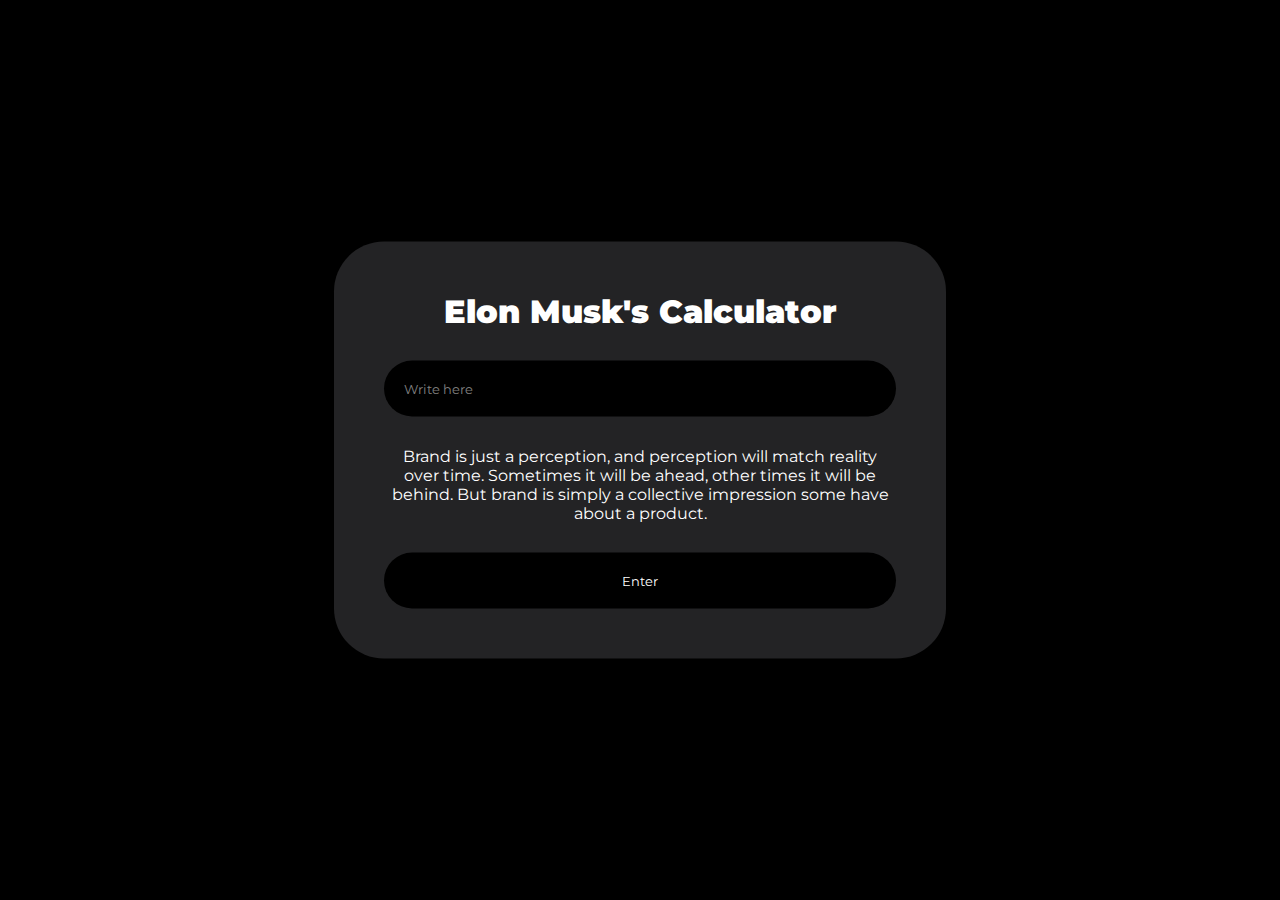
<file: pages/em-calc.html>
<!DOCTYPE html>
<html lang="en">
<head>
    <meta charset="UTF-8">
    <meta name="viewport" content="width=device-width, initial-scale=1.0">
    <title>Elon Musk's Calculator</title>

    <link rel="preconnect" href="https://fonts.googleapis.com">
    <link rel="preconnect" href="https://fonts.gstatic.com" crossorigin>
    <link href="https://fonts.googleapis.com/css2?family=Montserrat:ital,wght@0,100..900;1,100..900&display=swap" rel="stylesheet">

    <link rel="preload" as="image" href="../src/em-calc/tesla.png">
    <link rel="preload" as="image" href="../src/em-calc/elon-musk-image.jpg">
    <link rel="preload" as="image" href="../src/em-calc/musk-background.jpg">

    <link rel="stylesheet" href="../styles/em-calc.css">
</head>
<body>
    <div class="calculator">
        <span class="title">Elon Musk's Calculator</span>
        <div class="input-container">
            <input type="text" name="input" id="input" placeholder="Write here" autocomplete="off">
            <progress id="generation" value="0" max="100">0%</progress>
            <span class="quote"></span>
        </div>
        <button id="button">Enter</button>
    </div>

    <script src="../scripts/em-calc.js"></script>
</body>
</html>
</file>
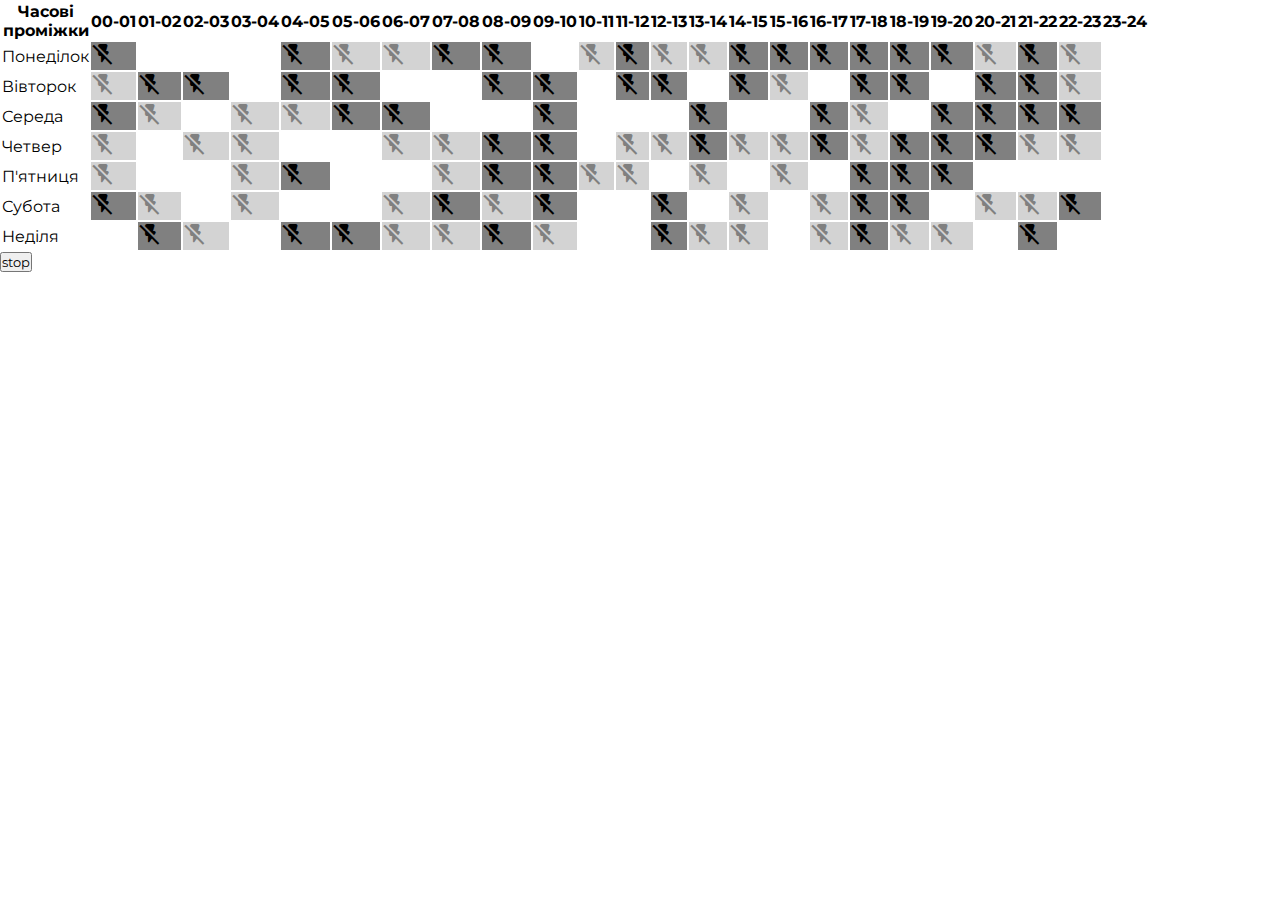
<file: pages/energy-dtek.html>
<!DOCTYPE html>
<html lang="en">
<head>
    <meta charset="UTF-8" />
    <meta name="viewport" content="width=device-width, initial-scale=1.0" />
    <title>Energy DTEK</title>

    <link rel="stylesheet" href="https://fonts.googleapis.com/css2?family=Material+Symbols+Rounded:opsz,wght,FILL,GRAD@20..48,100..700,0..1,-50..200" />

    <link rel="preconnect" href="https://fonts.googleapis.com">
    <link rel="preconnect" href="https://fonts.gstatic.com" crossorigin>
    <link href="https://fonts.googleapis.com/css2?family=Montserrat:ital,wght@0,100..900;1,100..900&display=swap" rel="stylesheet">

    <link rel="stylesheet" href="../styles/energy-dtek.css">
</head>
<body>
    <table>
        <thead>
            <tr>
                <th colspan="2">
                    <div class="head-time">Часові<br>проміжки</div>
                </th>
                <th scope="col">
                    <div>00-01</div>
                </th>
                <th scope="col">
                    <div>01-02</div>
                </th>
                <th scope="col">
                    <div>02-03</div>
                </th>
                <th scope="col">
                    <div>03-04</div>
                </th>
                <th scope="col">
                    <div>04-05</div>
                </th>
                <th scope="col">
                    <div>05-06</div>
                </th>
                <th scope="col">
                    <div>06-07</div>
                </th>
                <th scope="col">
                    <div>07-08</div>
                </th>
                <th scope="col">
                    <div>08-09</div>
                </th>
                <th scope="col">
                    <div>09-10</div>
                </th>
                <th scope="col">
                    <div>10-11</div>
                </th>
                <th scope="col">
                    <div>11-12</div>
                </th>
                <th scope="col">
                    <div>12-13</div>
                </th>
                <th scope="col">
                    <div>13-14</div>
                </th>
                <th scope="col">
                    <div>14-15</div>
                </th>
                <th scope="col">
                    <div>15-16</div>
                </th>
                <th scope="col">
                    <div>16-17</div>
                </th>
                <th scope="col">
                    <div>17-18</div>
                </th>
                <th scope="col">
                    <div>18-19</div>
                </th>
                <th scope="col">
                    <div>19-20</div>
                </th>
                <th scope="col">
                    <div>20-21</div>
                </th>
                <th scope="col">
                    <div>21-22</div>
                </th>
                <th scope="col">
                    <div>22-23</div>
                </th>
                <th scope="col">
                    <div>23-24</div>
                </th>
            </tr>
        </thead>
        <tbody>
            <tr>
                <td colspan="2">
                    <div>Понеділок</div>
                </td>
                <td id="energy-cell"><span class="material-symbols-rounded">flash_off</span></td>
                <td id="energy-cell"><span class="material-symbols-rounded">flash_off</span></td>
                <td id="energy-cell"><span class="material-symbols-rounded">flash_off</span></td>
                <td id="energy-cell"><span class="material-symbols-rounded">flash_off</span></td>
                <td id="energy-cell"><span class="material-symbols-rounded">flash_off</span></td>
                <td id="energy-cell"><span class="material-symbols-rounded">flash_off</span></td>
                <td id="energy-cell"><span class="material-symbols-rounded">flash_off</span></td>
                <td id="energy-cell"><span class="material-symbols-rounded">flash_off</span></td>
                <td id="energy-cell"><span class="material-symbols-rounded">flash_off</span></td>
                <td id="energy-cell"><span class="material-symbols-rounded">flash_off</span></td>
                <td id="energy-cell"><span class="material-symbols-rounded">flash_off</span></td>
                <td id="energy-cell"><span class="material-symbols-rounded">flash_off</span></td>
                <td id="energy-cell"><span class="material-symbols-rounded">flash_off</span></td>
                <td id="energy-cell"><span class="material-symbols-rounded">flash_off</span></td>
                <td id="energy-cell"><span class="material-symbols-rounded">flash_off</span></td>
                <td id="energy-cell"><span class="material-symbols-rounded">flash_off</span></td>
                <td id="energy-cell"><span class="material-symbols-rounded">flash_off</span></td>
                <td id="energy-cell"><span class="material-symbols-rounded">flash_off</span></td>
                <td id="energy-cell"><span class="material-symbols-rounded">flash_off</span></td>
                <td id="energy-cell"><span class="material-symbols-rounded">flash_off</span></td>
                <td id="energy-cell"><span class="material-symbols-rounded">flash_off</span></td>
                <td id="energy-cell"><span class="material-symbols-rounded">flash_off</span></td>
                <td id="energy-cell"><span class="material-symbols-rounded">flash_off</span></td>
            </tr>
            <tr>
                <td colspan="2">
                    <div>Вівторок</div>
                </td>
                <td id="energy-cell"><span class="material-symbols-rounded">flash_off</span></td>
                <td id="energy-cell"><span class="material-symbols-rounded">flash_off</span></td>
                <td id="energy-cell"><span class="material-symbols-rounded">flash_off</span></td>
                <td id="energy-cell"><span class="material-symbols-rounded">flash_off</span></td>
                <td id="energy-cell"><span class="material-symbols-rounded">flash_off</span></td>
                <td id="energy-cell"><span class="material-symbols-rounded">flash_off</span></td>
                <td id="energy-cell"><span class="material-symbols-rounded">flash_off</span></td>
                <td id="energy-cell"><span class="material-symbols-rounded">flash_off</span></td>
                <td id="energy-cell"><span class="material-symbols-rounded">flash_off</span></td>
                <td id="energy-cell"><span class="material-symbols-rounded">flash_off</span></td>
                <td id="energy-cell"><span class="material-symbols-rounded">flash_off</span></td>
                <td id="energy-cell"><span class="material-symbols-rounded">flash_off</span></td>
                <td id="energy-cell"><span class="material-symbols-rounded">flash_off</span></td>
                <td id="energy-cell"><span class="material-symbols-rounded">flash_off</span></td>
                <td id="energy-cell"><span class="material-symbols-rounded">flash_off</span></td>
                <td id="energy-cell"><span class="material-symbols-rounded">flash_off</span></td>
                <td id="energy-cell"><span class="material-symbols-rounded">flash_off</span></td>
                <td id="energy-cell"><span class="material-symbols-rounded">flash_off</span></td>
                <td id="energy-cell"><span class="material-symbols-rounded">flash_off</span></td>
                <td id="energy-cell"><span class="material-symbols-rounded">flash_off</span></td>
                <td id="energy-cell"><span class="material-symbols-rounded">flash_off</span></td>
                <td id="energy-cell"><span class="material-symbols-rounded">flash_off</span></td>
                <td id="energy-cell"><span class="material-symbols-rounded">flash_off</span></td>
            </tr>
            <tr>
                <td colspan="2">
                    <div>Середа</div>
                </td>
                <td id="energy-cell"><span class="material-symbols-rounded">flash_off</span></td>
                <td id="energy-cell"><span class="material-symbols-rounded">flash_off</span></td>
                <td id="energy-cell"><span class="material-symbols-rounded">flash_off</span></td>
                <td id="energy-cell"><span class="material-symbols-rounded">flash_off</span></td>
                <td id="energy-cell"><span class="material-symbols-rounded">flash_off</span></td>
                <td id="energy-cell"><span class="material-symbols-rounded">flash_off</span></td>
                <td id="energy-cell"><span class="material-symbols-rounded">flash_off</span></td>
                <td id="energy-cell"><span class="material-symbols-rounded">flash_off</span></td>
                <td id="energy-cell"><span class="material-symbols-rounded">flash_off</span></td>
                <td id="energy-cell"><span class="material-symbols-rounded">flash_off</span></td>
                <td id="energy-cell"><span class="material-symbols-rounded">flash_off</span></td>
                <td id="energy-cell"><span class="material-symbols-rounded">flash_off</span></td>
                <td id="energy-cell"><span class="material-symbols-rounded">flash_off</span></td>
                <td id="energy-cell"><span class="material-symbols-rounded">flash_off</span></td>
                <td id="energy-cell"><span class="material-symbols-rounded">flash_off</span></td>
                <td id="energy-cell"><span class="material-symbols-rounded">flash_off</span></td>
                <td id="energy-cell"><span class="material-symbols-rounded">flash_off</span></td>
                <td id="energy-cell"><span class="material-symbols-rounded">flash_off</span></td>
                <td id="energy-cell"><span class="material-symbols-rounded">flash_off</span></td>
                <td id="energy-cell"><span class="material-symbols-rounded">flash_off</span></td>
                <td id="energy-cell"><span class="material-symbols-rounded">flash_off</span></td>
                <td id="energy-cell"><span class="material-symbols-rounded">flash_off</span></td>
                <td id="energy-cell"><span class="material-symbols-rounded">flash_off</span></td>
            </tr>
            <tr>
                <td colspan="2">
                    <div>Четвер</div>
                </td>
                <td id="energy-cell"><span class="material-symbols-rounded">flash_off</span></td>
                <td id="energy-cell"><span class="material-symbols-rounded">flash_off</span></td>
                <td id="energy-cell"><span class="material-symbols-rounded">flash_off</span></td>
                <td id="energy-cell"><span class="material-symbols-rounded">flash_off</span></td>
                <td id="energy-cell"><span class="material-symbols-rounded">flash_off</span></td>
                <td id="energy-cell"><span class="material-symbols-rounded">flash_off</span></td>
                <td id="energy-cell"><span class="material-symbols-rounded">flash_off</span></td>
                <td id="energy-cell"><span class="material-symbols-rounded">flash_off</span></td>
                <td id="energy-cell"><span class="material-symbols-rounded">flash_off</span></td>
                <td id="energy-cell"><span class="material-symbols-rounded">flash_off</span></td>
                <td id="energy-cell"><span class="material-symbols-rounded">flash_off</span></td>
                <td id="energy-cell"><span class="material-symbols-rounded">flash_off</span></td>
                <td id="energy-cell"><span class="material-symbols-rounded">flash_off</span></td>
                <td id="energy-cell"><span class="material-symbols-rounded">flash_off</span></td>
                <td id="energy-cell"><span class="material-symbols-rounded">flash_off</span></td>
                <td id="energy-cell"><span class="material-symbols-rounded">flash_off</span></td>
                <td id="energy-cell"><span class="material-symbols-rounded">flash_off</span></td>
                <td id="energy-cell"><span class="material-symbols-rounded">flash_off</span></td>
                <td id="energy-cell"><span class="material-symbols-rounded">flash_off</span></td>
                <td id="energy-cell"><span class="material-symbols-rounded">flash_off</span></td>
                <td id="energy-cell"><span class="material-symbols-rounded">flash_off</span></td>
                <td id="energy-cell"><span class="material-symbols-rounded">flash_off</span></td>
                <td id="energy-cell"><span class="material-symbols-rounded">flash_off</span></td>
            </tr>
            <tr>
                <td colspan="2">
                    <div>П'ятниця</div>
                </td>
                <td id="energy-cell"><span class="material-symbols-rounded">flash_off</span></td>
                <td id="energy-cell"><span class="material-symbols-rounded">flash_off</span></td>
                <td id="energy-cell"><span class="material-symbols-rounded">flash_off</span></td>
                <td id="energy-cell"><span class="material-symbols-rounded">flash_off</span></td>
                <td id="energy-cell"><span class="material-symbols-rounded">flash_off</span></td>
                <td id="energy-cell"><span class="material-symbols-rounded">flash_off</span></td>
                <td id="energy-cell"><span class="material-symbols-rounded">flash_off</span></td>
                <td id="energy-cell"><span class="material-symbols-rounded">flash_off</span></td>
                <td id="energy-cell"><span class="material-symbols-rounded">flash_off</span></td>
                <td id="energy-cell"><span class="material-symbols-rounded">flash_off</span></td>
                <td id="energy-cell"><span class="material-symbols-rounded">flash_off</span></td>
                <td id="energy-cell"><span class="material-symbols-rounded">flash_off</span></td>
                <td id="energy-cell"><span class="material-symbols-rounded">flash_off</span></td>
                <td id="energy-cell"><span class="material-symbols-rounded">flash_off</span></td>
                <td id="energy-cell"><span class="material-symbols-rounded">flash_off</span></td>
                <td id="energy-cell"><span class="material-symbols-rounded">flash_off</span></td>
                <td id="energy-cell"><span class="material-symbols-rounded">flash_off</span></td>
                <td id="energy-cell"><span class="material-symbols-rounded">flash_off</span></td>
                <td id="energy-cell"><span class="material-symbols-rounded">flash_off</span></td>
                <td id="energy-cell"><span class="material-symbols-rounded">flash_off</span></td>
                <td id="energy-cell"><span class="material-symbols-rounded">flash_off</span></td>
                <td id="energy-cell"><span class="material-symbols-rounded">flash_off</span></td>
                <td id="energy-cell"><span class="material-symbols-rounded">flash_off</span></td>
            </tr>
            <tr>
                <td colspan="2" class="current-day">
                    <div>Субота</div>
                </td>
                <td id="energy-cell"><span class="material-symbols-rounded">flash_off</span></td>
                <td id="energy-cell"><span class="material-symbols-rounded">flash_off</span></td>
                <td id="energy-cell"><span class="material-symbols-rounded">flash_off</span></td>
                <td id="energy-cell"><span class="material-symbols-rounded">flash_off</span></td>
                <td id="energy-cell"><span class="material-symbols-rounded">flash_off</span></td>
                <td id="energy-cell"><span class="material-symbols-rounded">flash_off</span></td>
                <td id="energy-cell"><span class="material-symbols-rounded">flash_off</span></td>
                <td id="energy-cell"><span class="material-symbols-rounded">flash_off</span></td>
                <td id="energy-cell"><span class="material-symbols-rounded">flash_off</span></td>
                <td id="energy-cell"><span class="material-symbols-rounded">flash_off</span></td>
                <td id="energy-cell"><span class="material-symbols-rounded">flash_off</span></td>
                <td id="energy-cell"><span class="material-symbols-rounded">flash_off</span></td>
                <td id="energy-cell"><span class="material-symbols-rounded">flash_off</span></td>
                <td id="energy-cell"><span class="material-symbols-rounded">flash_off</span></td>
                <td id="energy-cell"><span class="material-symbols-rounded">flash_off</span></td>
                <td id="energy-cell"><span class="material-symbols-rounded">flash_off</span></td>
                <td id="energy-cell"><span class="material-symbols-rounded">flash_off</span></td>
                <td id="energy-cell"><span class="material-symbols-rounded">flash_off</span></td>
                <td id="energy-cell"><span class="material-symbols-rounded">flash_off</span></td>
                <td id="energy-cell"><span class="material-symbols-rounded">flash_off</span></td>
                <td id="energy-cell"><span class="material-symbols-rounded">flash_off</span></td>
                <td id="energy-cell"><span class="material-symbols-rounded">flash_off</span></td>
                <td id="energy-cell"><span class="material-symbols-rounded">flash_off</span></td>
            </tr>
            <tr>
                <td colspan="2">
                    <div>Неділя</div>
                </td>
                <td id="energy-cell"><span class="material-symbols-rounded">flash_off</span></td>
                <td id="energy-cell"><span class="material-symbols-rounded">flash_off</span></td>
                <td id="energy-cell"><span class="material-symbols-rounded">flash_off</span></td>
                <td id="energy-cell"><span class="material-symbols-rounded">flash_off</span></td>
                <td id="energy-cell"><span class="material-symbols-rounded">flash_off</span></td>
                <td id="energy-cell"><span class="material-symbols-rounded">flash_off</span></td>
                <td id="energy-cell"><span class="material-symbols-rounded">flash_off</span></td>
                <td id="energy-cell"><span class="material-symbols-rounded">flash_off</span></td>
                <td id="energy-cell"><span class="material-symbols-rounded">flash_off</span></td>
                <td id="energy-cell"><span class="material-symbols-rounded">flash_off</span></td>
                <td id="energy-cell"><span class="material-symbols-rounded">flash_off</span></td>
                <td id="energy-cell"><span class="material-symbols-rounded">flash_off</span></td>
                <td id="energy-cell"><span class="material-symbols-rounded">flash_off</span></td>
                <td id="energy-cell"><span class="material-symbols-rounded">flash_off</span></td>
                <td id="energy-cell"><span class="material-symbols-rounded">flash_off</span></td>
                <td id="energy-cell"><span class="material-symbols-rounded">flash_off</span></td>
                <td id="energy-cell"><span class="material-symbols-rounded">flash_off</span></td>
                <td id="energy-cell"><span class="material-symbols-rounded">flash_off</span></td>
                <td id="energy-cell"><span class="material-symbols-rounded">flash_off</span></td>
                <td id="energy-cell"><span class="material-symbols-rounded">flash_off</span></td>
                <td id="energy-cell"><span class="material-symbols-rounded">flash_off</span></td>
                <td id="energy-cell"><span class="material-symbols-rounded">flash_off</span></td>
                <td id="energy-cell"><span class="material-symbols-rounded">flash_off</span></td>
            </tr>
        </tbody>
    </table>

    <button id="stop-button">stop</button>

    <script src="../scripts/energy-dtek.js"></script>
</body>
</html>
</file>
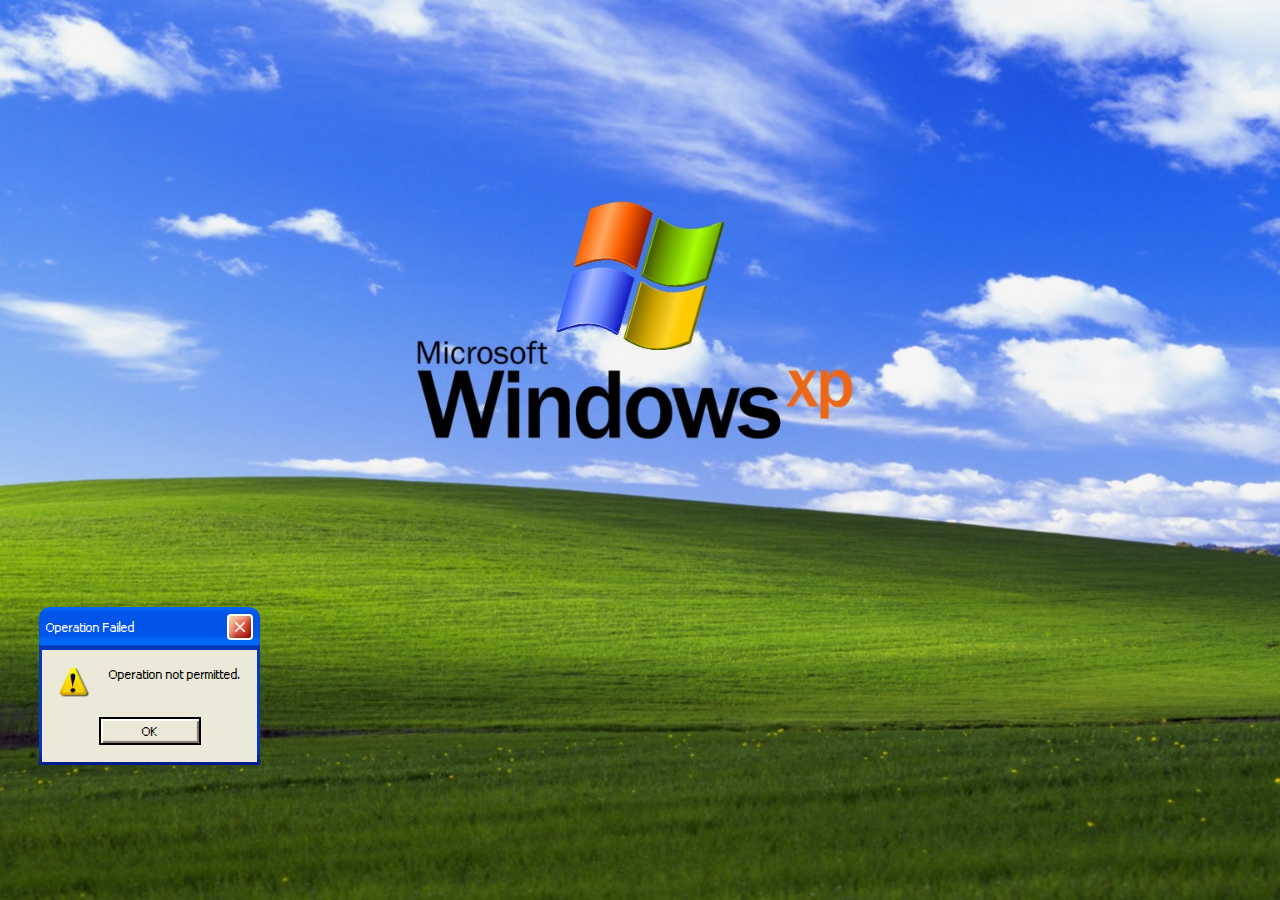
<file: pages/error-xp.html>
<!DOCTYPE html>
<html lang="en">
<head>
    <meta charset="UTF-8">
    <meta name="viewport" content="width=device-width, initial-scale=1.0">
    <title>XP Error simulator</title>

    <link rel="stylesheet" href="https://fonts.googleapis.com/css2?family=Material+Symbols+Outlined:opsz,wght,FILL,GRAD@20..48,100..700,0..1,-50..200" />

    <link rel="stylesheet" href="../styles/error-xp.css">
</head>
<body translate="no">
    <style>
        .material-symbols-outlined {
          font-variation-settings:
          'FILL' 0,
          'wght' 400,
          'GRAD' 0,
          'opsz' 24
        }
    </style>
    <div class="error-card">
        <div class="top">
            <span id="error-title">Error title</span>
            <button id="close-button"><span class="material-symbols-outlined">close</span></button>
        </div>
        <div class="bottom">
            <div class="description">
                <img id="error-icon" src="../src/error-xp/Critical.png">
                <span id="error-description">Error description</span>
            </div>
            <button id="ok-button">OK</button>
        </div>
    </div>
    <audio id="error-sound" src="../src/error-xp/error.mp3" preload="auto"></audio>
    <script src="../scripts/error-xp.js"></script>
</body>
</html>
</file>
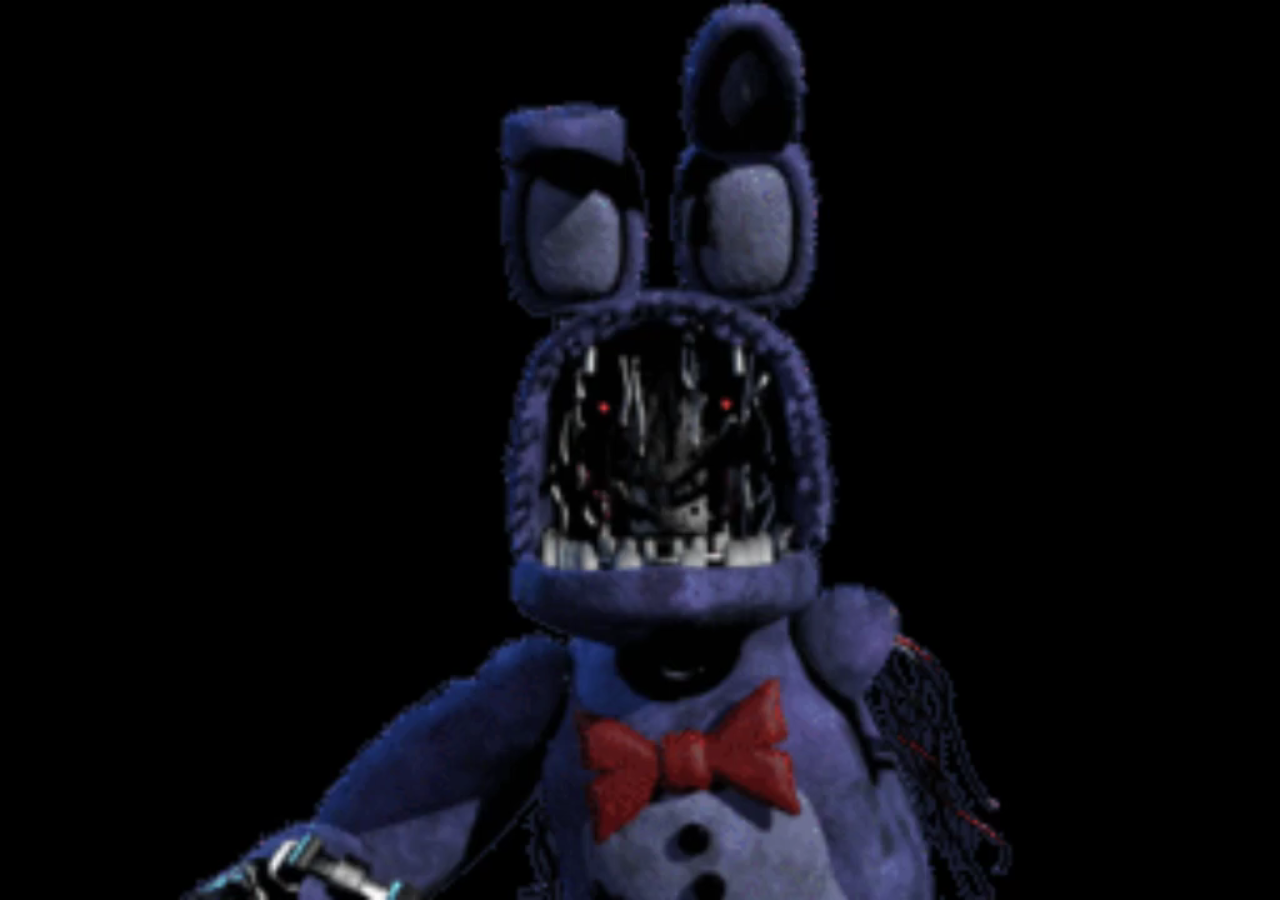
<file: pages/hello.html>
<!DOCTYPE html>
<html lang="en">
<head>
    <meta charset="UTF-8">
    <meta name="viewport" content="width=device-width, initial-scale=1.0">
    <title>Hello</title>
    <style>
        body, html {
            margin: 0;
            padding: 0;
            overflow: hidden;
        }
        #videoContainer {
            position: fixed;
            top: 0;
            left: 0;
            width: 100%;
            height: 100%;
            background-color: black;
            z-index: 9999;
        }
        #skimmerVideo {
            width: 100%;
            height: 100%;
        }
    </style>

    <link rel="preload" as="video" href="../src/hello/hello.mp4">
</head>
<body>
    <div id="videoContainer">
        <video id="skimmerVideo" autoplay loop>
            <source src="../src/hello/hello.mp4" type="video/mp4">
            Your browser does not support the video tag.
        </video>
    </div>

    <script>
        document.addEventListener('DOMContentLoaded', (event) => {
            const video = document.getElementById('skimmerVideo');

            video.play();
        });
    </script>
</body>
</html>
</file>
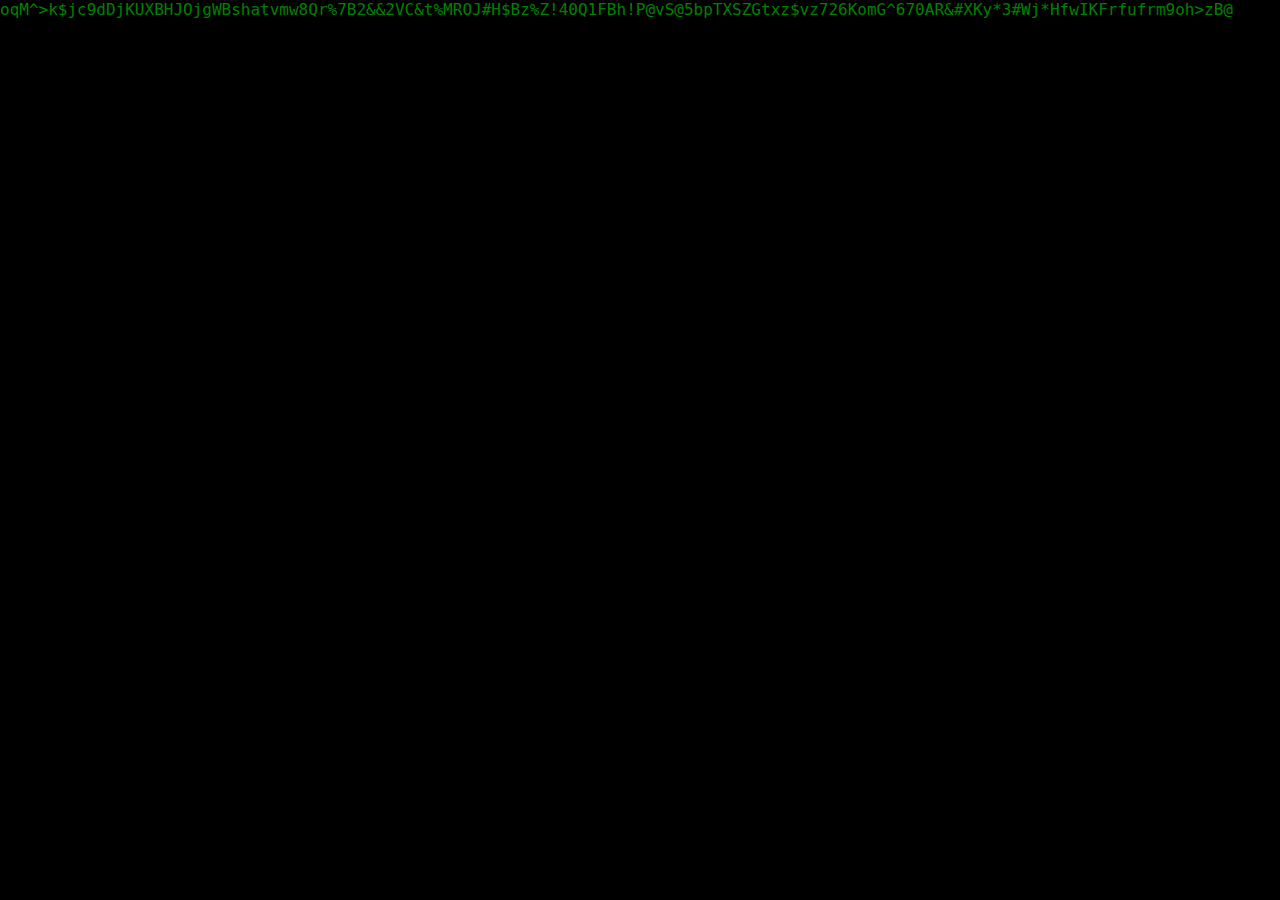
<file: pages/marix.html>
<!DOCTYPE html>
<html lang="en">
<head>
    <meta charset="UTF-8">
    <meta name="viewport" content="width=device-width, initial-scale=1.0">
    <title>matrix</title>
    <link rel="stylesheet" href="../styles/matrix.css">
</head>
<body>
    <div class="matrix-container">
        <!-- Здесь будет выводиться код -->
    </div>
    <script src="/scripts/matrix.js"></script>
</body>
</html>
</file>
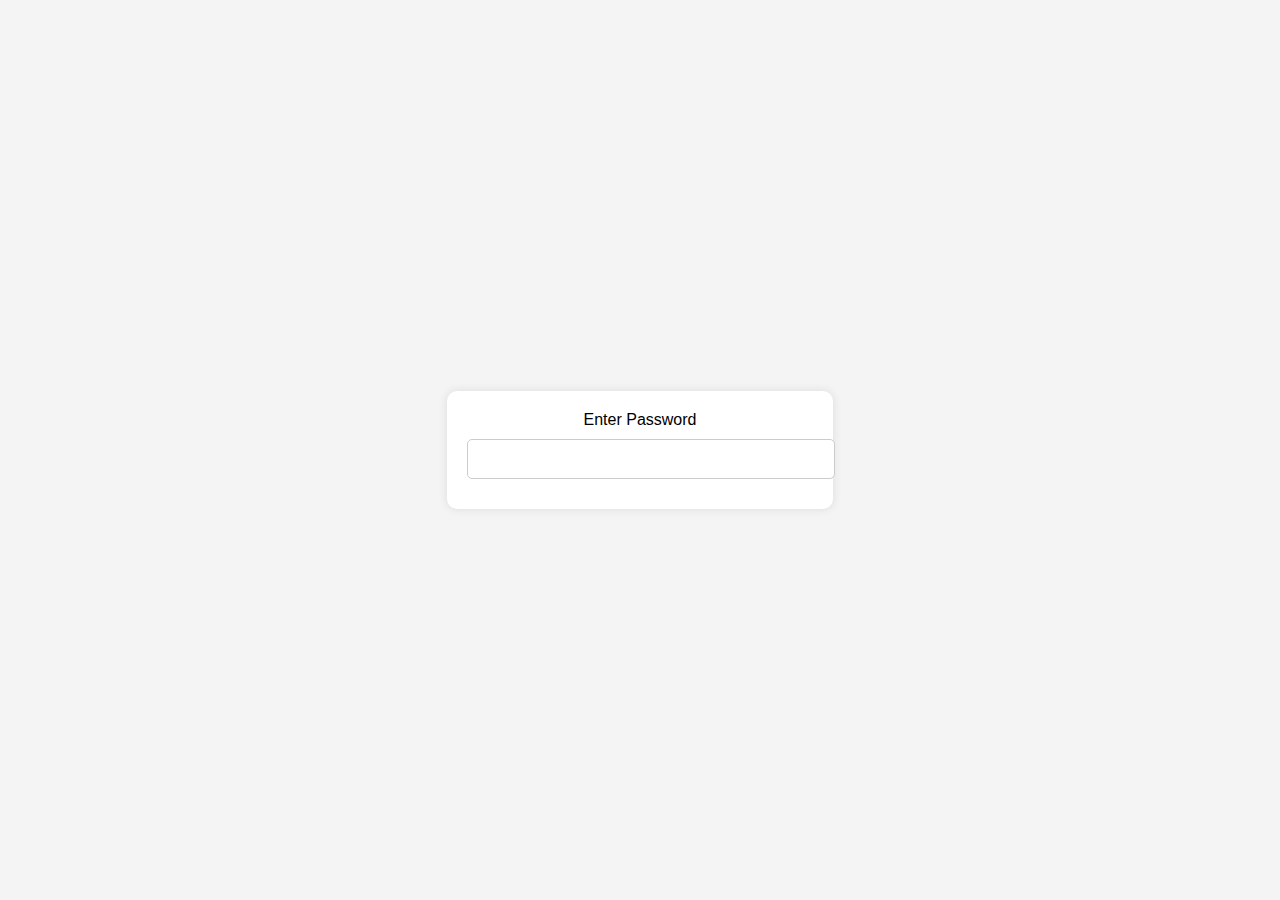
<file: pages/password-now.html>
<!DOCTYPE html>
<html lang="en">
<head>
    <meta charset="UTF-8">
    <meta name="viewport" content="width=device-width, initial-scale=1.0">
    <title>PasswordNow</title>
    <link rel="stylesheet" href="../styles/password-now.css">
</head>
<body>
    <div class="form-container">
        <label for="password">Enter Password</label>
        <input type="text" name="password" id="password" autocomplete="off" class="password">
        <div id="rules" class="rules"></div>
    </div>
    <script src="../scripts/password-now.js"></script>
</body>
</html>
</file>
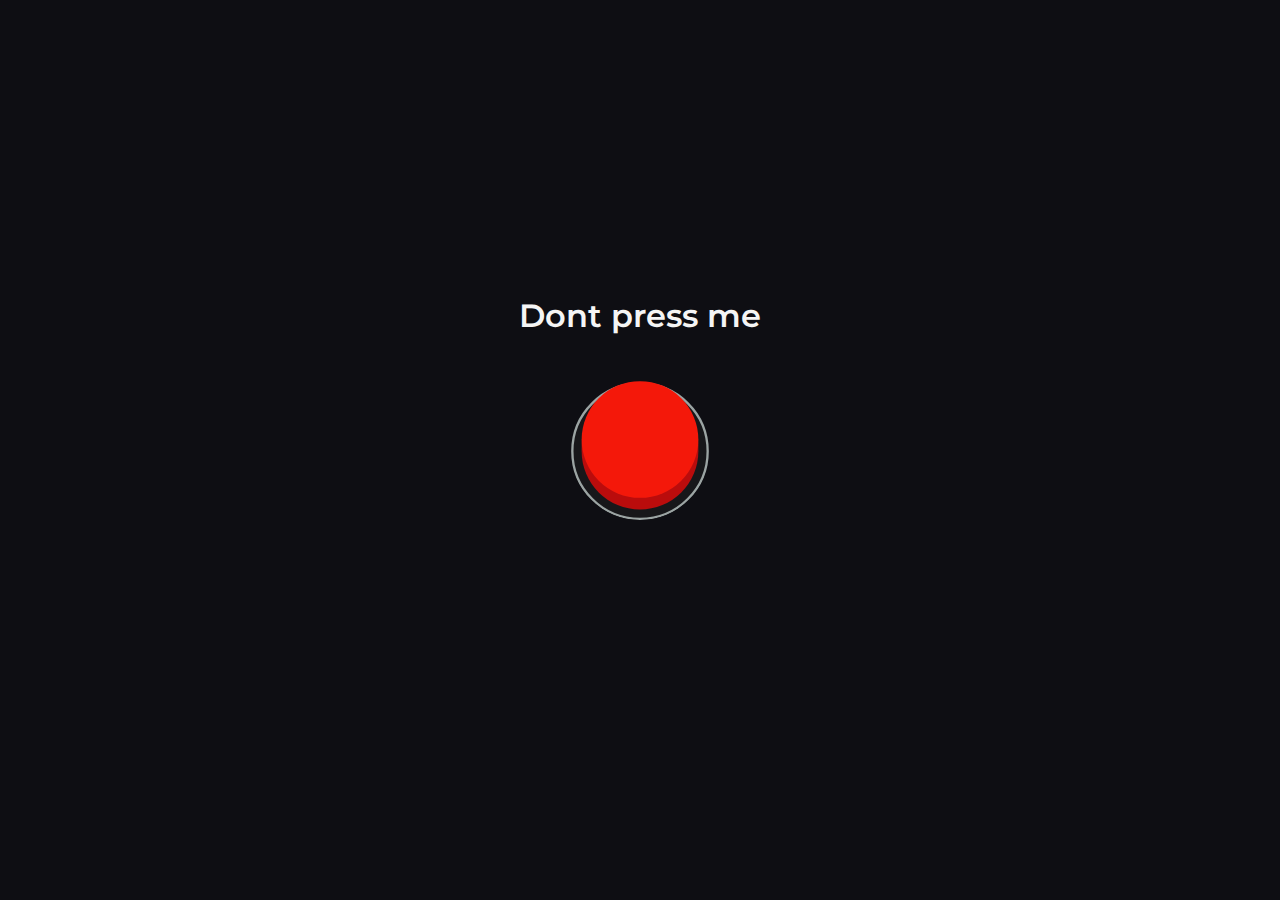
<file: pages/red-button.html>
<!DOCTYPE html>
<html lang="en">
<head>
    <meta charset="UTF-8">
    <meta name="viewport" content="width=device-width, initial-scale=1.0">
    <title>Red Button</title>

    <link rel="preconnect" href="https://fonts.googleapis.com">
    <link rel="preconnect" href="https://fonts.gstatic.com" crossorigin>
    <link href="https://fonts.googleapis.com/css2?family=Montserrat:ital,wght@0,100..900;1,100..900&display=swap" rel="stylesheet">

    <link rel="preload" as="image" href="../src/red-button/button.svg">
    <link rel="preload" as="image" href="../src/red-button/button-hover.svg">
    <link rel="preload" as="image" href="../src/red-button/button-clicked.svg">
    <link rel="preload" as="image" href="../src/red-button/button-brother.svg">
    <link rel="preload" as="image" href="../src/red-button/button-brother-hover.svg">
    <link rel="preload" as="image" href="../src/red-button/button-brother-clicked.svg">


    <link rel="stylesheet" href="../styles/red-button.css">
</head>
<body>
    <span id="title">Dont press me</span>
    <button id="red-button" class="red-button"></button>

    <script src="../scripts/red-button.js"></script>
</body>
</html>
</file>
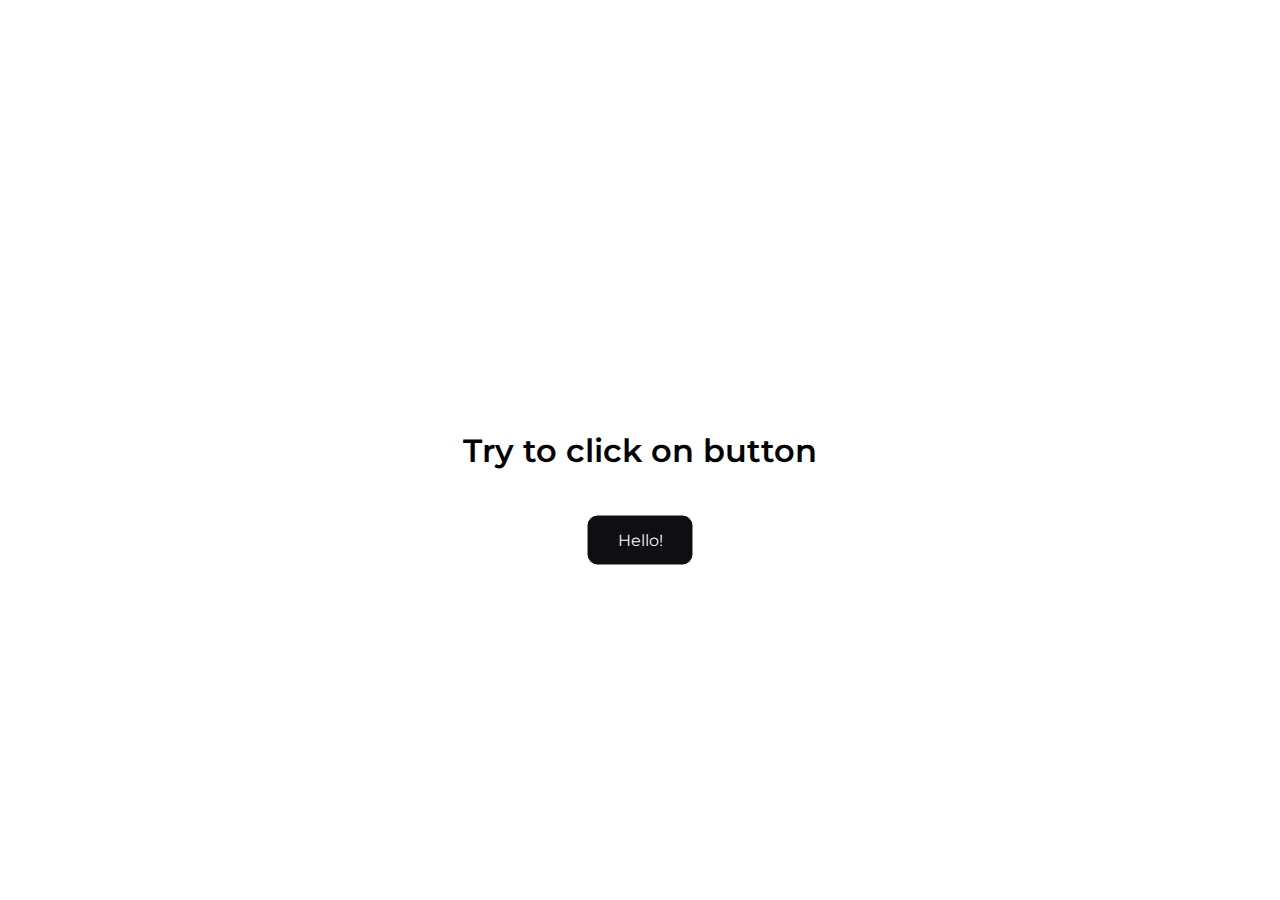
<file: pages/try-click.html>
<!DOCTYPE html>
<html lang="en">
<head>
    <meta charset="UTF-8">
    <meta name="viewport" content="width=device-width, initial-scale=1.0">
    <title>Try to click on button</title>

    <link rel="preconnect" href="https://fonts.googleapis.com">
    <link rel="preconnect" href="https://fonts.gstatic.com" crossorigin>
    <link href="https://fonts.googleapis.com/css2?family=Montserrat:ital,wght@0,100..900;1,100..900&display=swap" rel="stylesheet">

    <link rel="stylesheet" href="../styles/try-click.css">
</head>
<body>
    <div id="background"></div>

    <span id="title">Try to click on button</span>
    <span id="button">Hello!</span>

    <script src="../scripts/try-click.js"></script>
</body>
</html>
</file>
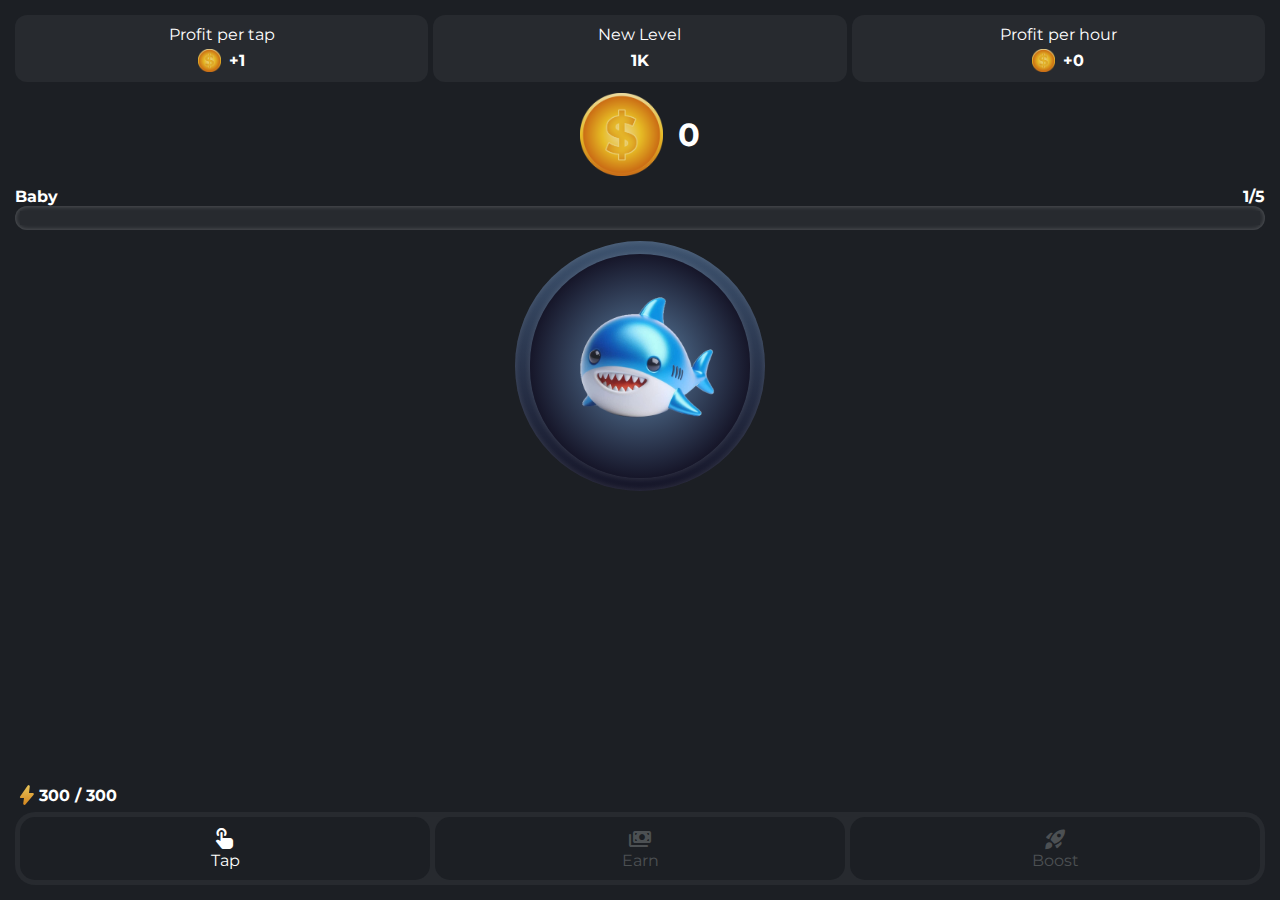
<file: pages/shark-kombat-bot/mining.html>
<!DOCTYPE html>
<html lang="en">
<head>
    <meta charset="UTF-8">
    <meta name="viewport" content="width=device-width, initial-scale=1.0">
    <title>Shark Kombat Bot</title>
    
    <link rel="preconnect" href="https://fonts.googleapis.com">
    <link rel="preconnect" href="https://fonts.gstatic.com" crossorigin>
    <link href="https://fonts.googleapis.com/css2?family=Montserrat:ital,wght@0,100..900;1,100..900&display=swap" rel="stylesheet">

    <link rel="stylesheet" href="https://fonts.googleapis.com/css2?family=Material+Symbols+Rounded:opsz,wght,FILL,GRAD@20..48,100..700,0..1,-50..200" />
    
    <link rel="preload" as="image" href="../../src/shark-kombat-bot/coin.png">
    <link rel="preload" as="image" href="../../src/shark-kombat-bot/baby-shark.png">
    <link rel="preload" as="image" href="../../src/shark-kombat-bot/billionaire-shark.png">
    <link rel="preload" as="image" href="../../src/shark-kombat-bot/rich-shark.png">
    <link rel="preload" as="image" href="../../src/shark-kombat-bot/teen-shark.png">
    <link rel="preload" as="image" href="../../src/shark-kombat-bot/worker-shark.png">

    <link rel="stylesheet" href="../../styles/shark-kombat-bot.css">
    <link rel="stylesheet" href="../../styles/shark-kombat-bot/mining.css">
</head>
<body>
    <div class="app">
        <header>
            <div class="card">
                Profit per tap
                <div class="description">
                    <img src="../../src/shark-kombat-bot/coin.png">
                    <span id="profit-per-tap">+1</span>
                </div>
            </div>
            <div class="card">
                New Level
                <div class="description" id="next-level-cost">
                    1K
                </div>
            </div>
            <div class="card">
                Profit per hour
                <div class="description">
                    <img src="../../src/shark-kombat-bot/coin.png">
                    <span id="profit-per-hour">+0</span>
                </div>
            </div>
        </header>
        <div class="balance-container">
            <img src="../../src/shark-kombat-bot/coin.png" alt="coin">
            <span id="balance">0</span>
        </div>
        <div class="new-level-container">
            <div class="current-level">
                <span id="current-level-name">Baby</span>
                <span id="current-level-progress">1/5</span>
            </div>
            <progress id="new-level" value="0" max="1000"></progress>
        </div>

        <div class="tap-coin" id="tap-coin">
            <div class="coin">
                <img id="shark-image" src="../../src/shark-kombat-bot/baby-shark.png" alt="baby-shark">
            </div>
        </div>

        <div class="bottom">
            <div class="energy">
                <span class="material-symbols-rounded icon">bolt</span>
                <span id="energy">300 / 300</span>
            </div>
            <nav>
                <div class="card active">
                    <span class="material-symbols-rounded icon">touch_app</span>
                    <span class="title">Tap</span>
                </div>
                <div class="card">
                    <span class="material-symbols-rounded icon">payments</span>
                    <span class="title">Earn</span>
                </div>
                <div class="card">
                    <span class="material-symbols-rounded icon">rocket_launch</span>
                    <span class="title">Boost</span>
                </div>
            </nav>
        </div>
    </div>

    <script src="../../scripts/shark-kombat-bot/mining.js"></script>
</body>
</html>
</file>
<file: styles/em-calc.css>
* {
    margin: 0;
    padding: 0;
    font-family: 'Montserrat', Arial, Helvetica, sans-serif;
    color: white;
}

body {
    background-color: black;
    overflow: hidden;
}

.calculator {
    position: absolute;
    top: 50%;
    left: 50%;
    transform: translate(-50%, -50%);
    display: flex;
    flex-direction: column;
    align-items: center;
    justify-content: center;
    background-color: rgb(35, 35, 37);
    width: auto;
    padding: 50px;
    gap: 30px;
    border-radius: 50px;
    width: 40%;
}

.calculator span {
    font-weight: 900;
    font-size: xx-large;
}

.input-container {
    display: flex;
    flex-direction: column;
    align-items: stretch;
    justify-content: stretch;
    gap: 10px;
    width: 100%;
}

input {
    background-color: black;
    border: 0;
    padding: 20px;
    border-radius: 99px;
}
input::placeholder{
    color: gray;
}
input::selection {
    border: 0;
}

progress {
    width: 100%;
    height: 10px;
    border-radius: 5px;
    overflow: hidden;
    /* Default background color */
    background-color: transparent;
}

/* WebKit (Chrome, Safari) */
progress::-webkit-progress-bar {
    background-color: transparent;
}

progress::-webkit-progress-value {
    background-color: black; /* Change this color to what you prefer */
    border-radius: 5px;
}

/* Firefox */
progress::-moz-progress-bar {
    background-color: black; /* Change this color to what you prefer */
    border-radius: 5px;
}

button {
    background-color: black;
    border: 0;
    padding: 20px;
    width: 100%;
    border-radius: 99px;
}

.quote {
    font-weight: normal !important;
    font-size: medium !important;
    text-align: center;
    min-height: 20px;
}

@keyframes moving-tesla {
	0% {
		transform: translateX(100%);
	}

	100% {
		transform: translateX(-100%);
	}
}

.moving-tesla {
    animation: moving-tesla 3s;
    position: absolute;
}

@keyframes rocket {
	0% {
		transform: translateY(-50);
	}

	100% {
		transform: translateY(-5000%);
	}
}

.rocket {
    animation: rocket 3s;
}
</file>
<file: styles/energy-dtek.css>
.material-symbols-rounded {
    font-variation-settings:
    'FILL' 1,
    'wght' 400,
    'GRAD' 0,
    'opsz' 24
}
.material-symbols-rounded {
    color: inherit;
}

* {
    margin: 0;
    padding: 0;
    font-family: 'Montserrat', Arial, Helvetica, sans-serif;
}

#energy-cell {
    background-color: gray;
    color: whitesmoke;
}

#energy-cell.scheduled {
    background-color: gray;
    color: black;
}

#energy-cell.scheduled-maybe {
    background-color: lightgray;
    color: gray;
}

#energy-cell.no-scheduled {
    background-color: white;
    color: white;
}

#energy-cell.scheduled-to-maybe {
    animation: scheduled-to-maybe .5s infinite;
}

@keyframes scheduled-to-maybe {
    0%, 100% {
        background-color: gray;
        color: black;
    }
    50% {
        background-color: lightgray;
        color: gray;
    }
}

#energy-cell.scheduled-maybe-to-no {
    animation: scheduled-maybe-to-no .5s infinite;
}

@keyframes scheduled-maybe-to-no {
    0%, 100% {
        background-color: lightgray;
        color: gray;
    }
    50% {
        background-color: white;
        color: white;
    }
}
</file>
<file: styles/error-xp.css>
@font-face {
    font-family: 'WindowsXPTahoma';
    src: url('../src/error-xp/windows-xp-tahoma.ttf') format('truetype');
}

* {
    margin: 0;
    padding: 0;

    font-family: 'WindowsXPTahoma';
    font-size: large;

    user-select: none;
}

body {
    width: 100vw;
    height: 100vh;
    overflow: hidden;
    background-image: url("../src/error-xp/background.jpg");
    background-size: cover;
    background-position: center;
}

.error-card {
    position: absolute;
    display: flex;
    align-items: stretch;
    justify-content: stretch;
    flex-direction: column;
    gap: 0px;
    width: auto;
}

.error-card .top {
    display: flex;
    align-items: center;
    justify-content: space-between;
    flex-direction: row;
    padding: 7px;
    border-radius: 11px 11px 0 0;
    color: white;
    background: linear-gradient(180deg, #0367f9 0%, #0055e8 15.5%, #0055e8 70.51%, #0367f9 83.01%, #0367f9 93.31%, #04259e 100%);
    /* cursor: move; */
}

.error-card .top button {
    display: flex;
    align-items: center;
    justify-content: center;
    border: 2px solid #fff;
    color: white;
    border-radius: 4px;
    padding: 2px;
    box-shadow: inset 4px 4px 4px 0 rgba(255, 255, 255, 0.25), inset -3px -3px 4px 0 rgba(0, 0, 0, 0.25);
    background: linear-gradient(135deg, #edd69d 0%, #e85d45 50%, #ba0c0c 100%);
}
.error-card .top button:active:not(.ghost) {
    box-shadow: inset -3px -3px 4px 0 rgba(0, 0, 0, 0.25), inset 4px 4px 4px 0 rgba(255, 255, 255, 0.25);
    background: linear-gradient(135deg, #ba0c0c 0%, #e85d45 50%, #edd69d 100%);
}
.error-card .top button span {
    font-size:large;
}

.error-card .bottom {
    display: flex;
    align-items: center;
    justify-content: center;
    flex-direction: column;
    gap: 20px;
    background: linear-gradient(#ece9d8, #ece9d8) 50% 50%/calc(100% - 6px) calc(100% - 6px) no-repeat,
            linear-gradient(0deg, #04198c 0%, #0638ba 14%, #0638ba 100%);
    border-radius: 0px;
    box-sizing: border-box;
    padding: 20px;
}

.error-card .bottom button {
    display: flex;
    align-items: center;
    justify-content: center;
    flex-direction: row;
    border: 2px solid #000;
    padding: 5px 41px;
    box-shadow: inset 2px 2px 1px 0 #fff, inset -2px -2px 1px 0 #86736d;
    background: #ece9d8;
}
.error-card .bottom button:active:not(.ghost) {
    box-shadow: inset 2px 2px 1px 0 #86736d, inset -2px -2px 1px 0 #fff;
}

.error-card .bottom .description {
    display: flex;
    align-items: flex-start;
    justify-content: flex-start;
    flex-direction: row;
    gap: 20px;
}

.error-card .bottom .description img {
    height: 30px;
}
</file>
<file: styles/matrix.css>
body {
    background-color: black;
    overflow: hidden;
    user-select: none;
}

.matrix-container {
    position: absolute;
    top: 0;
    left: 0;
    bottom: 0;
    right: 0;
    color: green; /* Цвет символов */
    font-size: 16px;
    font-family: monospace;
    white-space: nowrap;
    text-orientation:sideways;
}
</file>
<file: styles/password-now.css>
body {
    font-family: Arial, sans-serif;
    background-color: #f4f4f4;
    display: flex;
    justify-content: center;
    align-items: center;
    height: 100vh;
    margin: 0;
}

.form-container {
    background: white;
    padding: 20px;
    border-radius: 10px;
    box-shadow: 0 0 10px rgba(0,0,0,0.1);
    text-align: center;
}

.password {
    width: 100%;
    padding: 10px;
    margin-top: 10px;
    border: 1px solid #ccc;
    border-radius: 5px;
    font-size: 16px;
}

.rules {
    margin-top: 10px;
    color: red;
}
</file>
<file: styles/red-button.css>
* {
    margin: 0;
    padding: 0;
    font-family: 'Montserrat', Arial, Helvetica, sans-serif;

    user-select: none;
}

body {
    background-color: rgb(14, 14, 19);
    color: whitesmoke;
}

span#title {
    position: absolute;
    top: 35%;
    left: 50%;
    transform: translate(-50%, -50%);

    text-align: center;
    font-size: xx-large;
    font-weight: 600;
}

button.red-button {
    position: absolute;
    top: 50%;
    left: 50%;
    transform: translate(-50%, -50%);

    background-image: url('../src/red-button/button.svg');
    background-color: transparent;
    background-size: cover;
    border: none;
    border-radius: 99px;

    width: 140px;
    height: 140px;
}
button.red-button:hover {
    background-image: url('../src/red-button/button-hover.svg');
}
button.red-button:active {
    background-image: url('../src/red-button/button-clicked.svg');
}

button.red-button.brother {
    background-image: url('../src/red-button/button-brother.svg') !important;
}
button.red-button.brother:hover {
    background-image: url('../src/red-button/button-brother-hover.svg') !important;
}
button.red-button.brother:active {
    background-image: url('../src/red-button/button-brother-clicked.svg') !important;
}

button.red-button.small {
    width: 40px;
    height: 40px;
}

button.red-button.hide {
    width: 20px;
    height: 20px;
}
</file>
<file: styles/try-click.css>
* {
    margin: 0;
    padding: 0;
    font-family: 'Montserrat', Arial, Helvetica, sans-serif;

    user-select: none;
}

body {
    background-color: white;
    overflow: hidden;
}

#background {
    background-color: white;
    z-index: -99;
    width: 100vw;
    height: 100vh;
}

span#title {
    position: absolute;
    top: 50%;
    left: 50%;
    transform: translate(-50%, -50%);

    font-size: xx-large;
    font-weight: 600;
}

span#button {
    position: absolute;
    top: 60%;
    left: 50%;
    transform: translate(-50%, -50%);

    color: whitesmoke;
    background-color: rgb(14, 14, 19);
    padding: 15px 30px;

    border-radius: 10px;
}

body.black {
    background-color: rgb(14, 14, 19) !important;
}

body.black #background {
    background-color: rgb(14, 14, 19) !important;
}

body.black span#button {
    color: rgb(14, 14, 19) !important;
    background-color: whitesmoke !important;
}

body.black span#title {
    color: white !important;
}
</file>
<file: styles/shark-kombat-bot.css>
* {
    margin: 0;
    padding: 0;
    box-sizing: border-box;
    font-family: 'Montserrat', Arial, Helvetica, sans-serif;
    color: white;
}

body {
    overflow: hidden;
    background-color: black;
    
    height: 100vh;
    width: 100vw;
}

.app {
    background-color: #1c1f24;
    width: 100%;
    height: 100%;

    display: flex;
    align-items: center;
    justify-content: flex-start;
    flex-direction: column;
    gap: 11px;

    padding: 15px;
}

.material-symbols-rounded {
  font-variation-settings:
  'FILL' 1,
  'wght' 400,
  'GRAD' 0,
  'opsz' 24
}
.material-symbols-rounded {
    user-select: none;
}

header {
    display: flex;
    align-items: center;
    justify-content: flex-start;
    flex-direction: row;
    gap: 5px;

    width: 100%;
}

header .card {
    display: flex;
    align-items: center;
    justify-content: center;
    flex-direction: column;
    gap: 5px;

    border-radius: 12px;
    padding: 10px;

    background-color: #272a2f;

    width: inherit;
}

header .card .description {
    display: flex;
    align-items: center;
    justify-content: center;
    flex-direction: row;
    gap: 8px;

    font-weight: bold;

    height: 23px;
}

header .card .description img {
    width: 23px;
    height: 23px;

    user-select: none;
}

.balance-container {
    display: flex;
    align-items: center;
    justify-content: center;
    flex-direction: row;
    gap: 15px;
}

.balance-container img {
    width: 83px;
    height: 83px;

    user-select: none;
}

.balance-container #balance {
    font-weight: 700;
    font-size: xx-large;
}

.new-level-container {
    display: flex;
    align-items: center;
    justify-content: stretch;
    flex-direction: column;

    width: 100%;
}

.new-level-container .current-level {
    display: flex;
    align-items: center;
    justify-content: space-between;
    flex-direction: row;

    font-weight: 700;

    width: 100%;
}

.bottom {
    position: absolute;
    top: auto;
    left: 15px;
    right: 15px;
    bottom: 15px;

    display: flex;
    align-items: center;
    justify-content: center;
    flex-direction: column;
    gap: 5px;
}

.bottom .energy {
    display: flex;
    align-items: center;
    justify-content: flex-start;
    flex-direction: row;
    
    font-weight: 700;

    width: 100%;
}

.bottom .energy .icon {
    background: linear-gradient(180deg, #eacb60 0%, #d28019 100%);
    -webkit-background-clip: text;
    -webkit-text-fill-color: transparent;
    background-clip: text;
}

nav {
    display: flex;
    align-items: center;
    justify-content: flex-start;
    flex-direction: row;
    gap: 5px;

    border-radius: 20px;
    padding: 5px;

    background-color: #272a2f;

    width: 100%;
}

nav .card {
    display: flex;
    align-items: center;
    justify-content: flex-start;
    flex-direction: column;

    border-radius: 15px;
    padding: 10px;

    background-color: #1c1f24;

    width: inherit;
}

nav .card span {
    color: #4c5053;
}

nav .card.active span {
    color: white;
}
</file>
<file: styles/shark-kombat-bot/mining.css>
.tap-coin {
    display: flex;
    align-items: center;
    justify-content: center;
    flex-direction: row;

    border-radius: 999px;
    padding: 15px;

    width: 250px;
    height: 250px;

    box-shadow: inset 0 0 6px 0 rgba(255, 255, 255, 0.15);
    background: linear-gradient(180deg, #3e5470 0%, #161629 100%);

    cursor: pointer;
    transition: transform 0.1s;
}

.tap-coin .coin {
    border-radius: 999px;
    padding: 15px;

    box-shadow: 0 0 6px 0 rgba(255, 255, 255, 0.15);
    background: radial-gradient(50% 50% at 50% 50%, rgb(97, 135, 171) 0%, rgb(22, 22, 41) 100%);
}

.tap-coin .coin img {
    width: 100%;
    height: 100%;

    user-select: none;
}

.tap-coin:active {
    transform: scale(0.9);
    transition: transform 0.3s;
}

progress {
    width: 100%;
    height: 24px;
    border-radius: 99px;
    overflow: hidden;

    padding: 5px;

    background-color: #272A2F;
    box-shadow: inset 0 0 5px 0 rgba(255, 255, 255, 0.25);
}

progress::-webkit-progress-bar {
    background-color: #272A2F;
}

progress::-webkit-progress-value {
    background: linear-gradient(90deg, #33a6d8 0%, #38429b 50%, #240b59 100%);
    border-radius: 99px;
    box-shadow: inset 0 0 5px 0 rgba(255, 255, 255, 0.25);
}

progress::-moz-progress-bar {
    background: linear-gradient(90deg, #33a6d8 0%, #38429b 50%, #240b59 100%);
    border-radius: 99px;
    box-shadow: inset 0 0 5px 0 rgba(255, 255, 255, 0.25);
}
</file>
